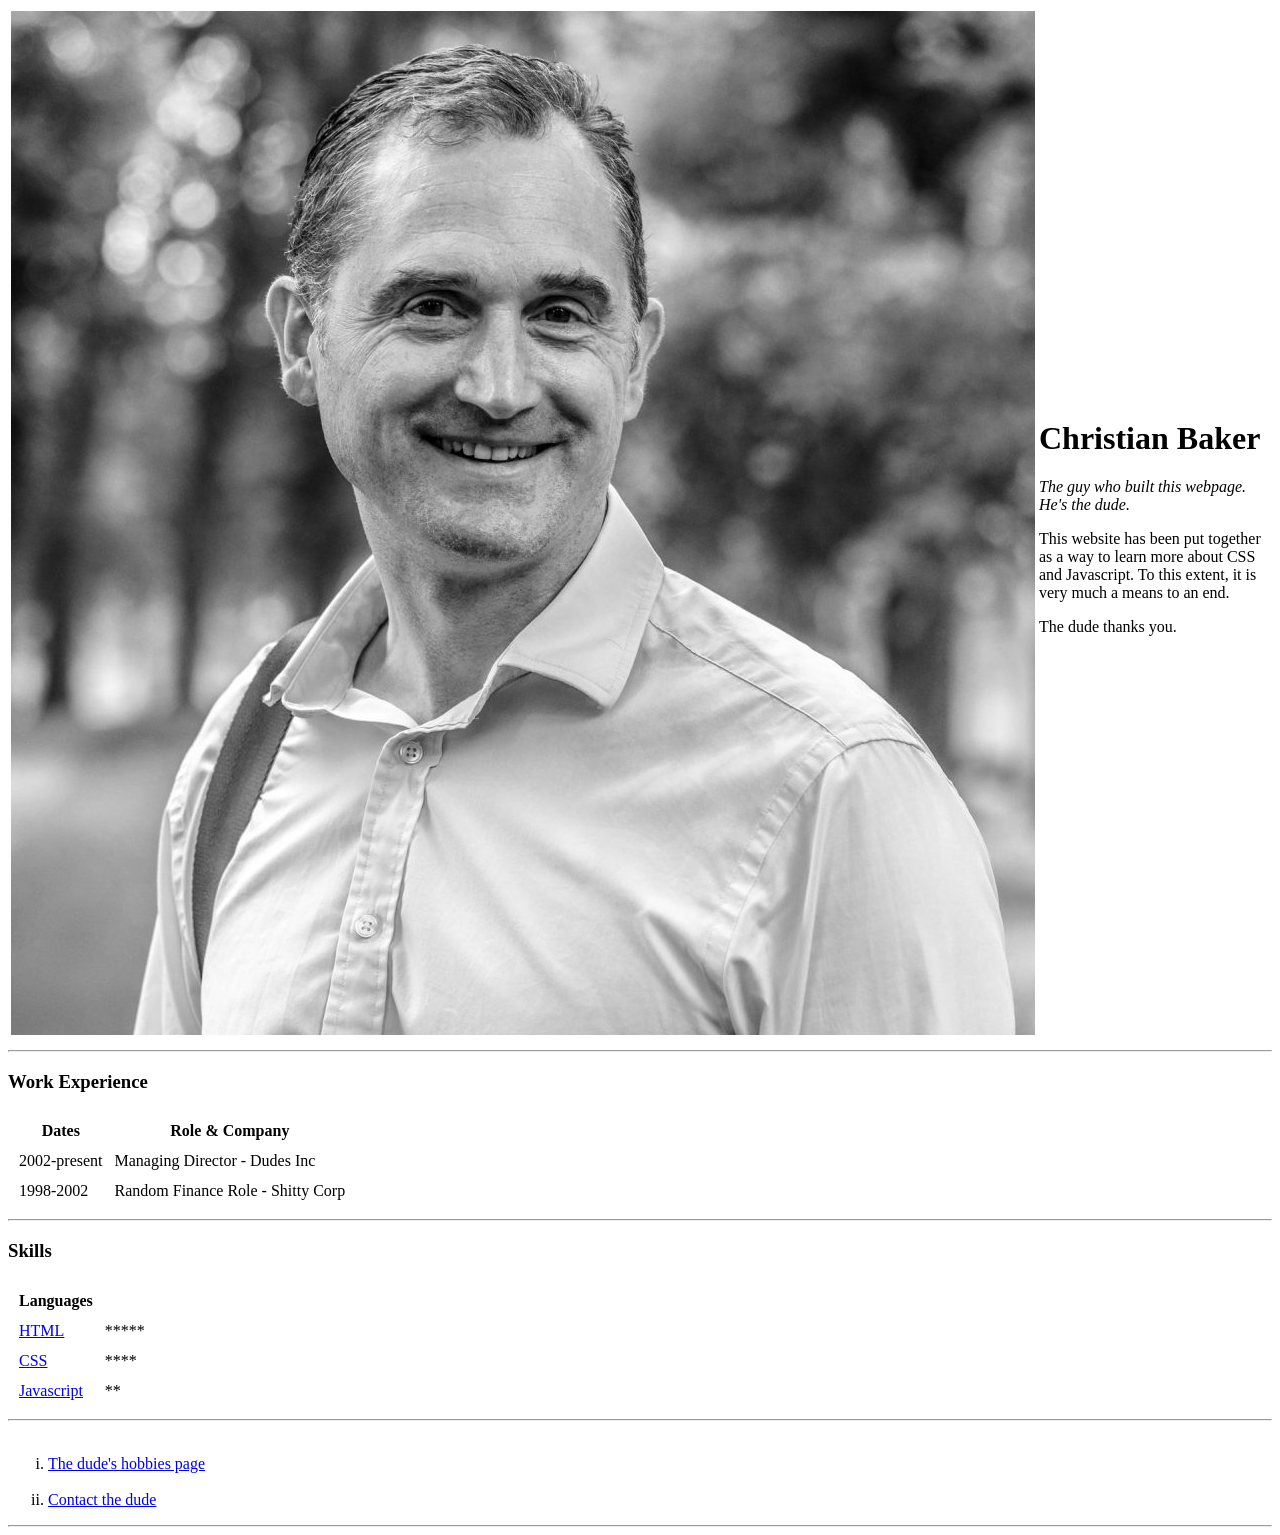
<file: index.html>
<!DOCTYPE html>
<!--
To change this license header, choose License Headers in Project Properties.
To change this template file, choose Tools | Templates
and open the template in the editor.
-->
<html>
    <head>
       
        <title>Christian's Site</title>
        <meta charset="UTF-8">
        <meta name="viewport" content="width=device-width, initial-scale=1.0">
    </head>
    <body>
        
        <table>   
            <tr>
            <td><img src="images/dude.jpg" alt="the dude"></td>
            <td>
                <h1>Christian Baker</h1>
                <p><em>The guy who built this webpage. He's the dude.</em></p>
                 <p>This website has been put together as a way to learn more about CSS and Javascript. 
                    To this extent, it is very much a means to an end. </p>
                 <p>The dude thanks you.</p>
            
            </td>
            </tr>
        </table>

       
        <hr>
        
        <h3>Work Experience</h3>
        <table cellspacing="10">
            <thead>
            <tr>
                <th>Dates    </th>
                <th>Role & Company</th>
            </tr>
            </thead>
            <tbody>
            <tr>
                <td>2002-present     </td>
                <td>Managing Director - Dudes Inc</td>
            </tr>
            <tr>
                <td>1998-2002</td>
                <td>Random Finance Role - Shitty Corp</td>
            </tr>
            </tbody>
               
        </table>
        <hr>
        <h3>Skills</h3>
        

            <table cellspacing="10">
                
                <thead>
                    <tr>
                        <th>Languages</th>
                    </tr>
                </thead>
                <tr>
                <td><a href ="https://developer.mozilla.org/fr/docs/Web/Guide/HTML/HTML5">HTML</a></td>
                <td>*****</td>
                </tr>
                <tr>
                <td><a href = "https://developer.mozilla.org/fr/docs/Web/CSS">CSS</a></td>
                <td>****</td>
                </tr>
                <tr>
                <td><a href = "https://developer.mozilla.org/fr/docs/Web/Javascript">Javascript</a></td>
                <td>**</td>
                </tr>
               
            </table>  
            
        
        <hr>
        
        
        
        
        <ol type="i" start="1"> 
            <br>
            <li><a href="hobbies.html">The dude's hobbies page</a></li>
            <br>
            <li><a href="contact.html">Contact the dude</a></li>
        </ol>
        <hr>
</html>
</file>
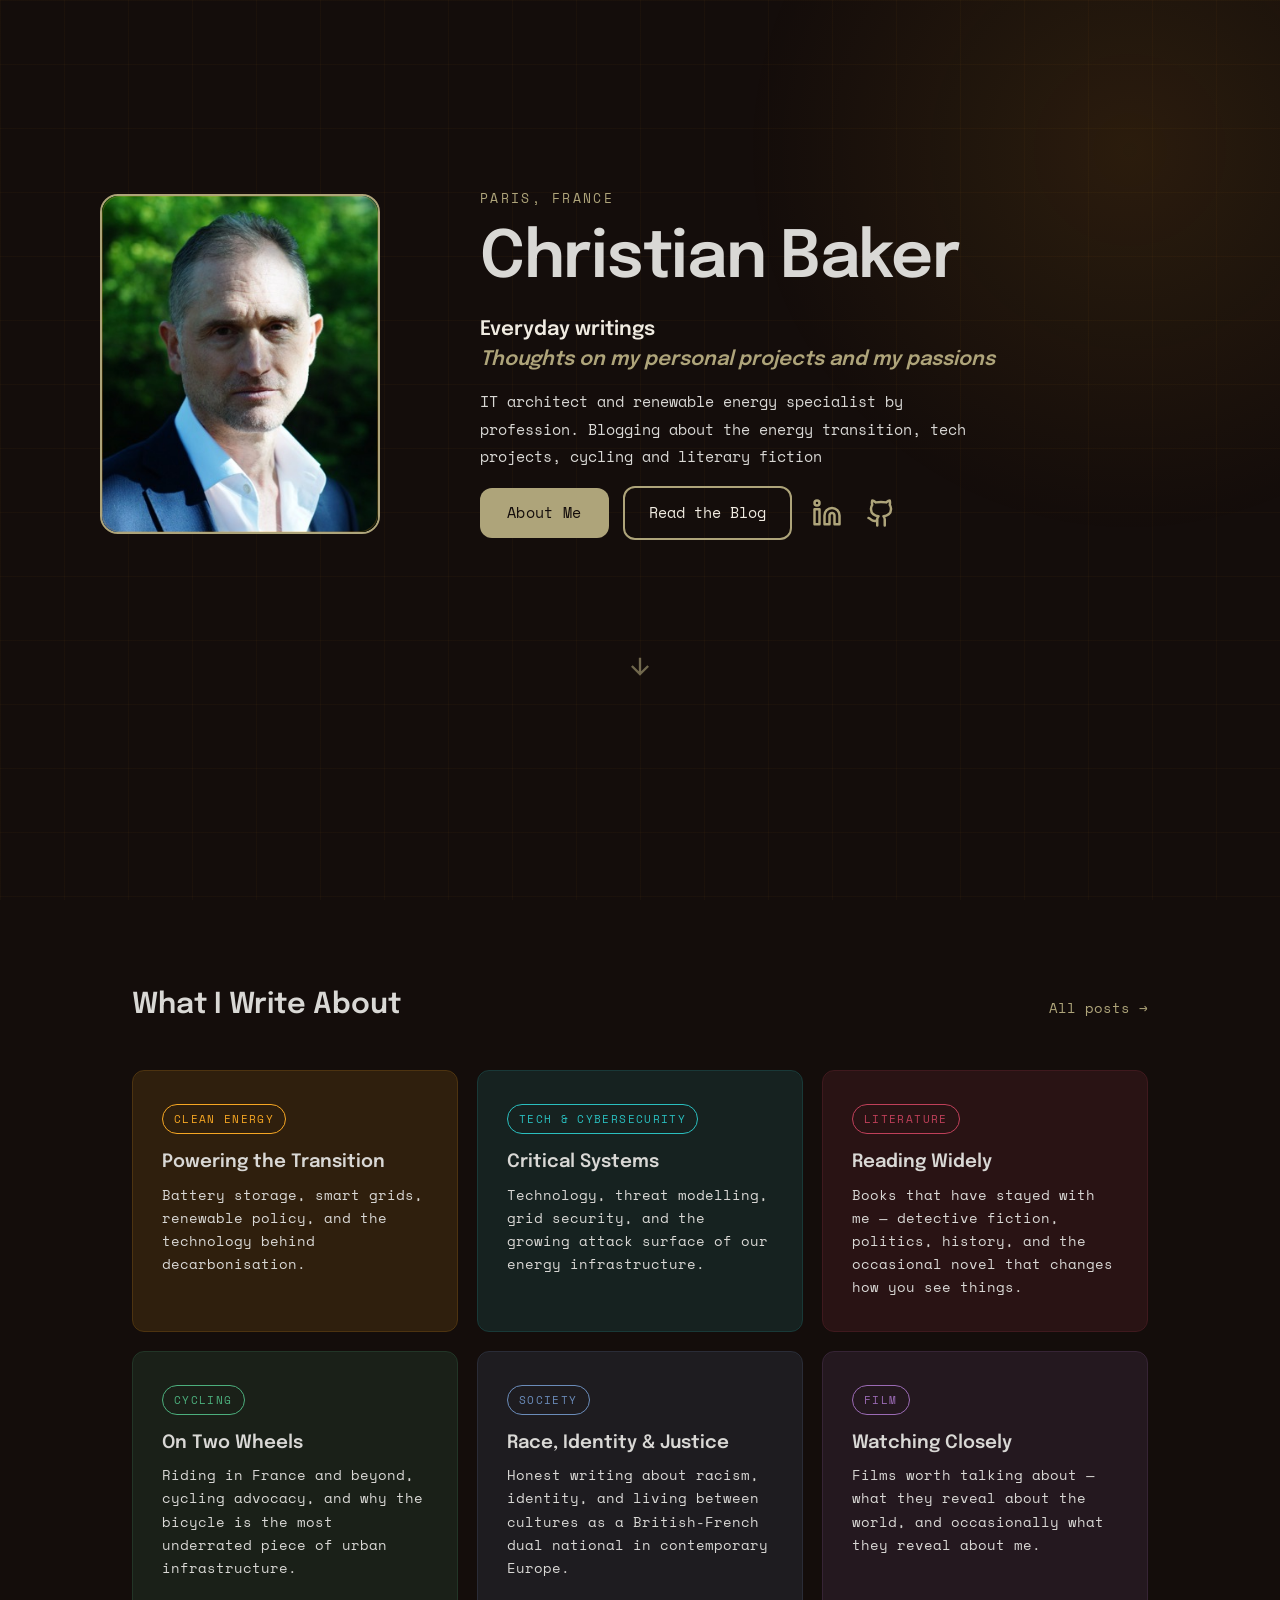
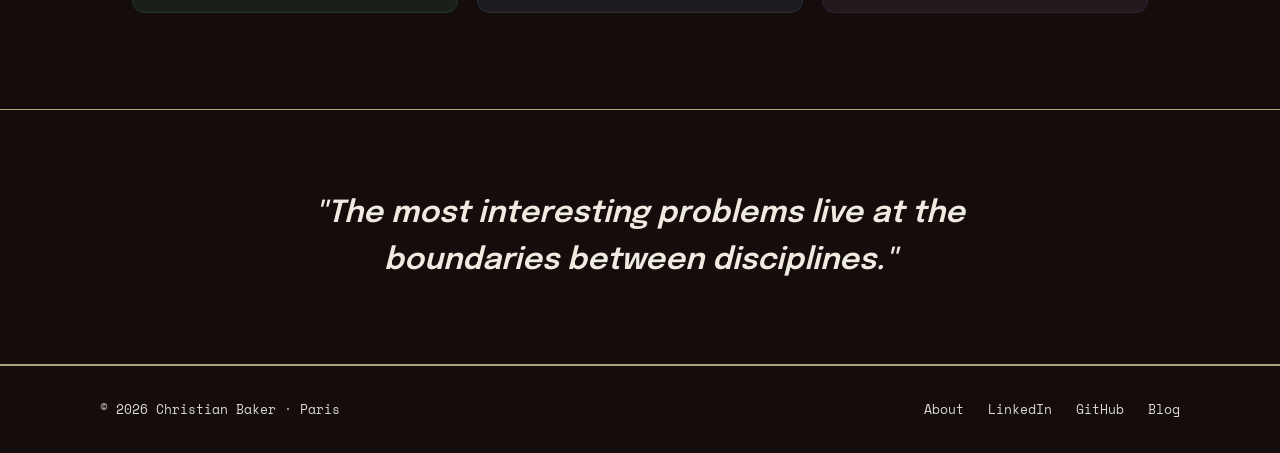
<file: landing/index.html>
<!DOCTYPE html>
<html lang="en">
<head>
  <meta charset="UTF-8" />
  <meta name="viewport" content="width=device-width, initial-scale=1.0" />
  <title>Christian Baker</title>
  <link rel="preconnect" href="https://fonts.googleapis.com" />
  <link rel="preconnect" href="https://fonts.gstatic.com" crossorigin />
  <link href="https://fonts.googleapis.com/css2?family=Playfair+Display:ital,wght@0,400;0,700;1,400&family=DM+Sans:wght@300;400;500&display=swap" rel="stylesheet" />
  <link rel="stylesheet" href="style.css" />
</head>
<body>

  <div class="bg-grid"></div>
  <div class="bg-glow"></div>

  <main>

    <!-- Hero -->
    <section class="hero">
      <div class="hero-inner">

        <div class="hero-photo-col">
          <div class="photo-frame">
            <img src="assets/christian-baker.jpg" aslt="Christian Baker" /> 
          </div>
        </div>

        <div class="hero-text-col">
          <p class="hero-location">Paris, France</p>
          <h1 class="hero-name">Christian Baker</h1>
          <p class="hero-tagline">Everyday writings<br/>
            <em>Thoughts on my personal projects and my passions</em>
          </p>
          <p class="hero-sub">
            IT architect and renewable energy specialist by profession.
            Blogging about the energy transition, tech projects, cycling and literary fiction 
          </p>  
          <div class="hero-links">
            <a href="/about.html" class="btn-primary">About Me</a>
            <a href="/blog" class="btn-outline">Read the Blog</a>
            <a href="https://www.linkedin.com/in/christian-baker-845965/" target="_blank" rel="noopener" class="icon-link" title="LinkedIn">
              <svg viewBox="0 0 24 24" width="30" height="30" fill="none" stroke="currentColor" stroke-width="2" stroke-linecap="round" stroke-linejoin="round">
                <path d="M16 8C17.5913 8 19.1174 8.63214 20.2426 9.75736C21.3679 10.8826 22 12.4087 22 14V21H18V14C18 13.4696 17.7893 12.9609 17.4142 12.5858C17.0391 12.2107 16.5304 12 16 12C15.4696 12 14.9609 12.2107 14.5858 12.5858C14.2107 12.9609 14 13.4696 14 14V21H10V14C10 12.4087 10.6321 10.8826 11.7574 9.75736C12.8826 8.63214 14.4087 8 16 8Z"/>
                <path d="M6 9H2V21H6V9Z"/>
                <path d="M4 6C5.10457 6 6 5.10457 6 4C6 2.89543 5.10457 2 4 2C2.89543 2 2 2.89543 2 4C2 5.10457 2.89543 6 4 6Z"/>
              </svg>
            </a>
            <a href="https://github.com/roadtowiganpier" target="_blank" rel="noopener" class="icon-link" title="GitHub">
              <svg viewBox="0 0 24 24" width="30" height="30" fill="none" stroke="currentColor" stroke-width="2" stroke-linecap="round" stroke-linejoin="round">
                <path d="M15 22V18C15.1391 16.7473 14.7799 15.4901 14 14.5C17 14.5 20 12.5 20 9C20.08 7.75 19.73 6.52 19 5.5C19.28 4.35 19.28 3.15 19 2C19 2 18 2 16 3.5C13.36 3 10.64 3 7.99998 3.5C5.99998 2 4.99998 2 4.99998 2C4.69998 3.15 4.69998 4.35 4.99998 5.5C4.27185 6.51588 3.91845 7.75279 3.99998 9C3.99998 12.5 6.99998 14.5 9.99998 14.5C9.60998 14.99 9.31998 15.55 9.14998 16.15C8.97998 16.75 8.92998 17.38 8.99998 18M8.99998 18V22M8.99998 18C4.48998 20 4 16 2 16"/>
              </svg>
            </a>
          </div>
        </div>
          
          <!-- Scroll indicator -->
          <div class="scroll-arrow">
            <svg viewBox="0 0 24 24" fill="none" stroke="currentColor" stroke-width="2" width="28" height="28">
              <path d="M12 5v14M5 12l7 7 7-7"/>
            </svg>
          </div>
          
      </div>

    </section>

    <!-- Writing section -->
    <section class="writing">
      <div class="section-inner">
        <div class="writing-header">
          <h2 class="section-label">What I Write About</h2>
          <a href="/blog" class="all-posts-link">All posts →</a>
        </div>

        <div class="topic-grid">

          <a href="/blog/tag/energy" class="topic-card topic-energy">
            <div class="topic-bg"></div>
            <div class="topic-content">
              <span class="topic-tag">Clean Energy</span>
              <h3>Powering the Transition</h3>
              <p>Battery storage, smart grids, renewable policy, and the technology behind decarbonisation.</p>
            </div>
          </a>

          <a href="/blog/tag/techandcybersecurity" class="topic-card topic-cyber">
            <div class="topic-bg"></div>
            <div class="topic-content">
              <span class="topic-tag">Tech & Cybersecurity</span>
              <h3>Critical Systems</h3>
              <p>Technology, threat modelling, grid security, and the growing attack surface of our energy infrastructure.</p>
            </div>
          </a>

          <a href="/blog/tag/literature" class="topic-card topic-literature">
            <div class="topic-bg"></div>
            <div class="topic-content">
              <span class="topic-tag">Literature</span>
              <h3>Reading Widely</h3>
              <p>Books that have stayed with me — detective fiction, politics, history, and the occasional novel that changes how you see things.</p>
            </div>
          </a>

          <a href="/blog/tag/cycling" class="topic-card topic-cycling">
            <div class="topic-bg"></div>
            <div class="topic-content">
              <span class="topic-tag">Cycling</span>
              <h3>On Two Wheels</h3>
              <p>Riding in France and beyond, cycling advocacy, and why the bicycle is the most underrated piece of urban infrastructure.</p>
            </div>
          </a>

          <a href="/blog/tag/society" class="topic-card topic-society">
            <div class="topic-bg"></div>
            <div class="topic-content">
              <span class="topic-tag">Society</span>
              <h3>Race, Identity &amp; Justice</h3>
              <p>Honest writing about racism, identity, and living between cultures as a British-French dual national in contemporary Europe.</p>
            </div>
          </a>

          <a href="/blog/tag/film" class="topic-card topic-film">
            <div class="topic-bg"></div>
            <div class="topic-content">
              <span class="topic-tag">Film</span>
              <h3>Watching Closely</h3>
              <p>Films worth talking about — what they reveal about the world, and occasionally what they reveal about me.</p>
            </div>
          </a>

        </div>
      </div>
    </section>

    <!-- Pull quote -->
    <section class="pull-quote">
      <div class="section-inner">
        <blockquote>
          "The most interesting problems live at the boundaries between disciplines."
        </blockquote>
      </div>
    </section>

  </main>

  <footer>
    <div class="footer-inner">
      <span>© <span id="footer-year"></span> Christian Baker · Paris</span>
      <div class="footer-links">
        <a href="/about.html">About</a>
        <a href="https://www.linkedin.com/in/christian-baker-845965/" target="_blank" rel="noopener">LinkedIn</a>
        <a href="https://github.com/roadtowiganpier" target="_blank" rel="noopener">GitHub</a>
        <a href="/blog">Blog</a>
      </div>
    </div>
  </footer>

  <script>
    document.querySelector('.scroll-arrow').addEventListener('click', () => {
      document.querySelector('.writing').scrollIntoView({ behavior: 'smooth' });
    });

    document.getElementById('footer-year').textContent = new Date().getFullYear();
  </script>

</body>
</html>
</file>
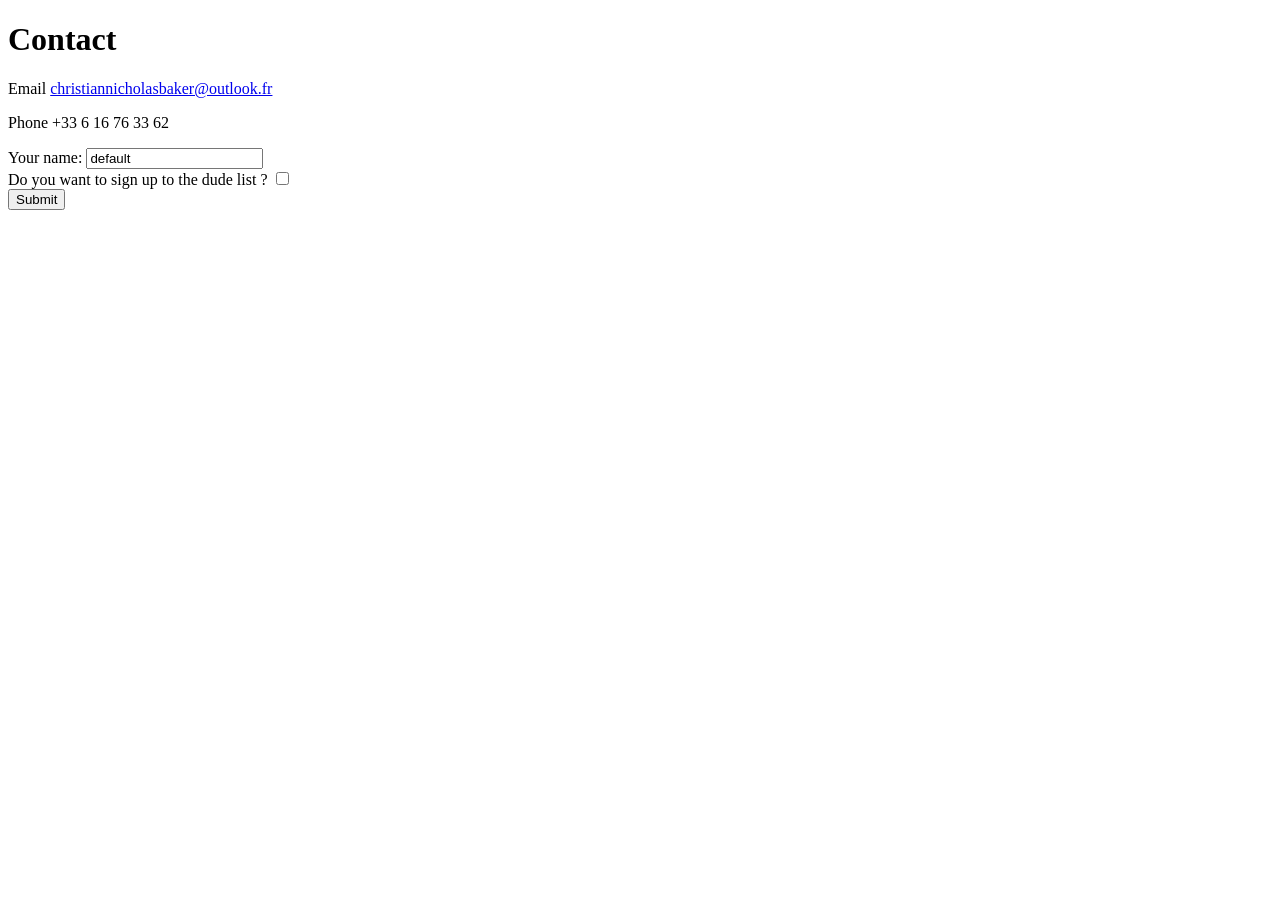
<file: contact.html>
<!DOCTYPE html>
<!--
To change this license header, choose License Headers in Project Properties.
To change this template file, choose Tools | Templates
and open the template in the editor.
-->
<html>
    <head>
        <title>Contact Details</title>
        <meta charset="UTF-8">
        <meta name="viewport" content="width=device-width, initial-scale=1.0">
    </head>
    <body>
        <h1>Contact</h1>
        <p>Email <a href=mailto:"christiannicholasbaker@outlook.fr">christiannicholasbaker@outlook.fr</a></p>
        <p>Phone +33 6 16 76 33 62</p>
        <form class="" action="" method="post">
            <label>Your name:</label>
            <input type="text" name="" value="default">
            <br>
            <label>Do you want to sign up to the dude list ?</label>
            <input type="checkbox" name="Mail?" value=""><br>
            <input type="submit" name="" >
        </form>
    </body>
</html>
</file>
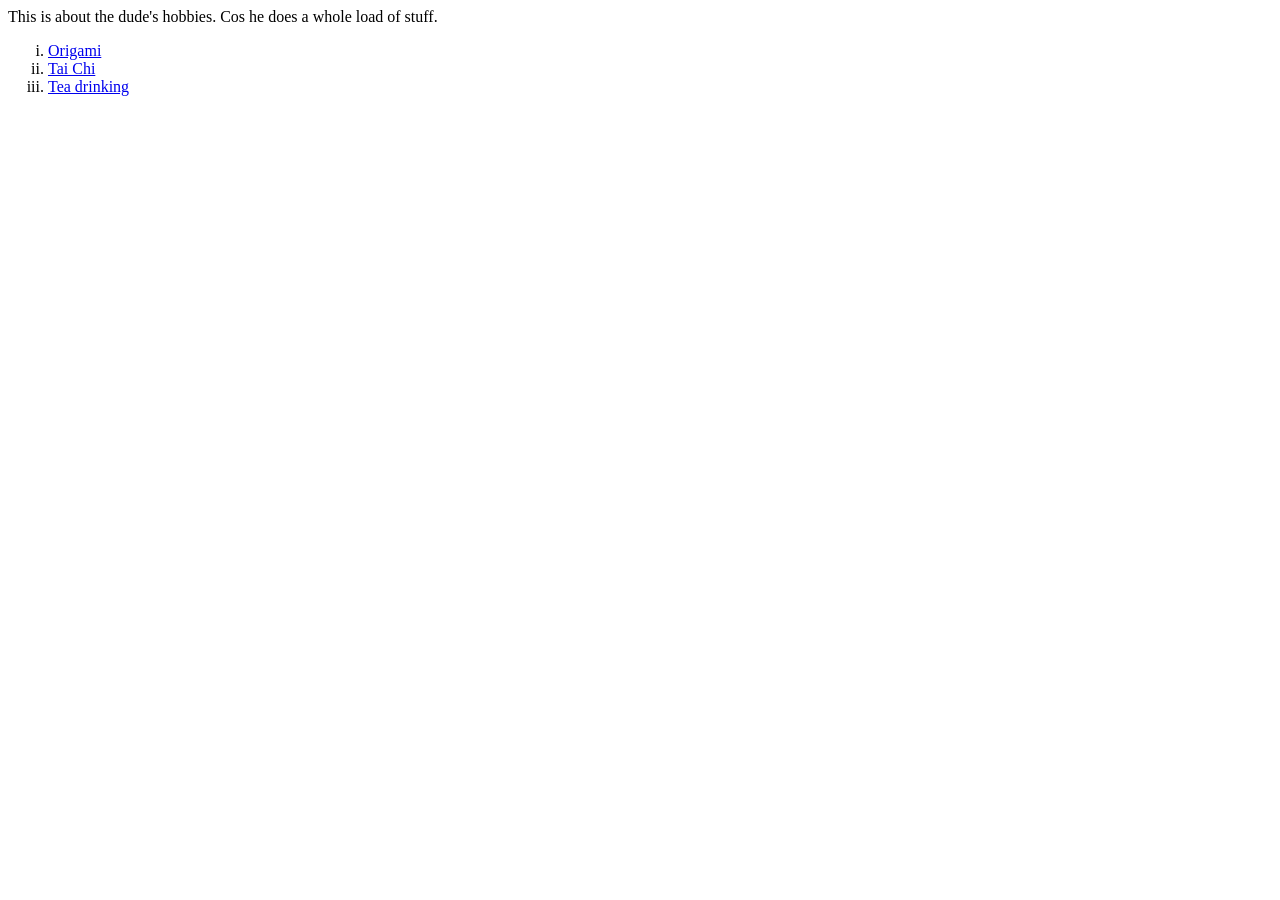
<file: hobbies.html>
<!DOCTYPE html>
<!--
To change this license header, choose License Headers in Project Properties.
To change this template file, choose Tools | Templates
and open the template in the editor.
-->
<html>
    <head>
        <title>The dude's hobbies</title>
        <meta charset="UTF-8">
        <meta name="viewport" content="width=device-width, initial-scale=1.0">
    </head>
    <body>
        <div>This is about the dude's hobbies. Cos he does a whole load of stuff.</div>
          <ol type="i" start="1"> 
            <li><a href ="https://fr.wikipedia.org/wiki/Origami">Origami</a></li>
            <li><a href = "https://www.passeportsante.net/fr/Therapies/Guide/Fiche.aspx?doc=tai_ji_quan_th">Tai Chi</a></li>
            <li><a href="https://www.mariagefreres.com/FR/maison_de_the.html">Tea drinking</a></li>
        </ol>
    </body>
</html>
</file>
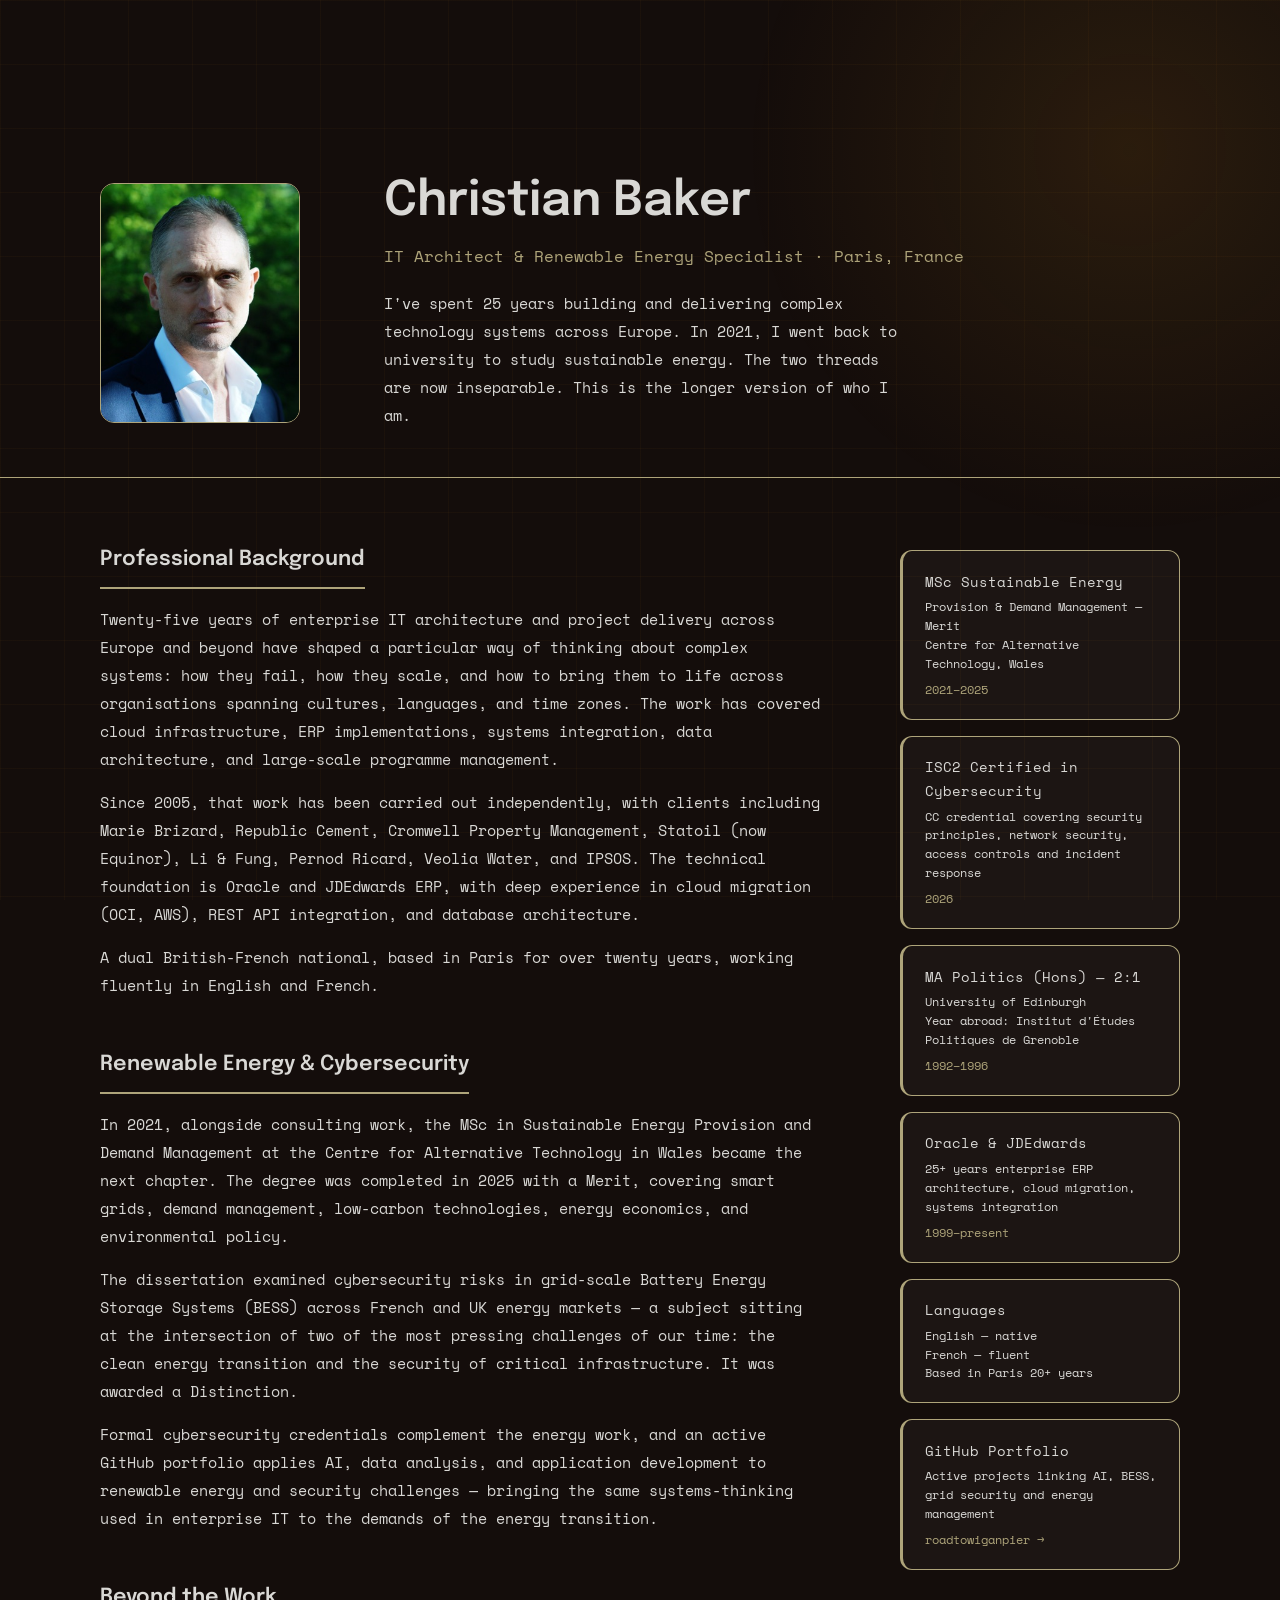
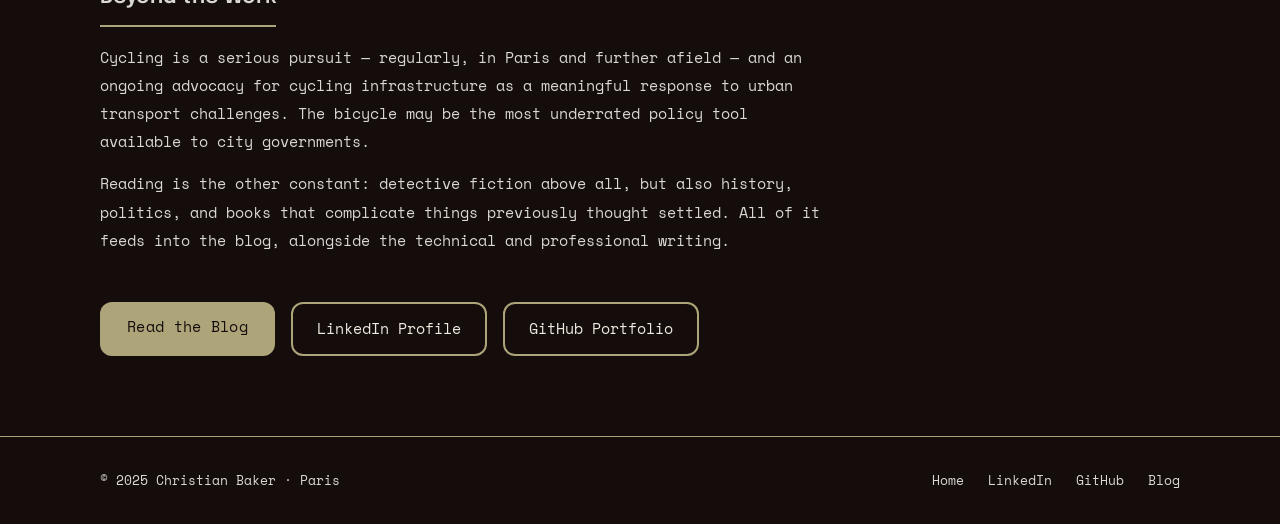
<file: landing/about.html>
<!DOCTYPE html>
<html lang="en">
<head>
  <meta charset="UTF-8" />
  <meta name="viewport" content="width=device-width, initial-scale=1.0" />
  <title>About — Christian Baker</title>
  <link rel="preconnect" href="https://fonts.googleapis.com" />
  <link rel="preconnect" href="https://fonts.gstatic.com" crossorigin />
  <link href="https://fonts.googleapis.com/css2?family=Playfair+Display:ital,wght@0,400;0,700;1,400&family=DM+Sans:wght@300;400;500&display=swap" rel="stylesheet" />
  <link rel="stylesheet" href="style.css" />
</head>
<body class="about-page">

  <div class="bg-grid"></div>
  <div class="bg-glow"></div>

  <main>

    <!-- About Hero -->
    <section class="about-hero">
      <div class="about-hero-inner">
        <div>
          <div class="about-photo-frame">
              <img src="assets/christian-baker.jpg" aslt="Christian Baker" /> 
          </div>
        </div>
        <div>
          <h1 class="about-headline">Christian Baker</h1>
          <p class="about-strapline">IT Architect &amp; Renewable Energy Specialist · Paris, France</p>
          <p class="about-intro">
            I've spent 25 years building and delivering complex technology systems across Europe.
            In 2021, I went back to university to study sustainable energy. The two threads are now inseparable.
            This is the longer version of who I am.
          </p>
        </div>
      </div>
    </section>

    <!-- About Body -->
    <section class="about-body">
      <div class="about-body-inner">

        <div class="about-main">

          <div class="about-section">
            <h2 class="about-section-title">Professional Background</h2>
            <p>
              Twenty-five years of enterprise IT architecture and project delivery across Europe and beyond
              have shaped a particular way of thinking about complex systems: how they fail, how they
              scale, and how to bring them to life across organisations spanning cultures, languages, and
              time zones. The work has covered cloud infrastructure, ERP implementations, systems
              integration, data architecture, and large-scale programme management.
            </p>
            <p>
              Since 2005, that work has been carried out independently, with clients including Marie Brizard,
              Republic Cement, Cromwell Property Management, Statoil (now Equinor), Li &amp; Fung, Pernod Ricard,
              Veolia Water, and IPSOS. The technical foundation is Oracle and JDEdwards ERP, with deep
              experience in cloud migration (OCI, AWS), REST API integration, and database architecture.
            </p>
            <p>
              A dual British-French national, based in Paris for over twenty years, working fluently
              in English and French.
            </p>
          </div>

          <div class="about-section">
            <h2 class="about-section-title">Renewable Energy &amp; Cybersecurity</h2>
            <p>
              In 2021, alongside consulting work, the MSc in Sustainable Energy Provision and Demand
              Management at the Centre for Alternative Technology in Wales became the next chapter.
              The degree was completed in 2025 with a Merit, covering smart grids, demand management,
              low-carbon technologies, energy economics, and environmental policy.
            </p>
            <p>
              The dissertation examined cybersecurity risks in grid-scale Battery Energy Storage Systems
              (BESS) across French and UK energy markets — a subject sitting at the intersection of two
              of the most pressing challenges of our time: the clean energy transition and the security
              of critical infrastructure. It was awarded a Distinction.
            </p>
            <p>
              Formal cybersecurity credentials complement the energy work, and an active GitHub portfolio
              applies AI, data analysis, and application development to renewable energy and security
              challenges — bringing the same systems-thinking used in enterprise IT to the demands of
              the energy transition.
            </p>
          </div>

          <div class="about-section">
            <h2 class="about-section-title">Beyond the Work</h2>
            <p>
              Cycling is a serious pursuit — regularly, in Paris and further afield — and an ongoing
              advocacy for cycling infrastructure as a meaningful response to urban transport challenges.
              The bicycle may be the most underrated policy tool available to city governments.
            </p>
            <p>
              Reading is the other constant: detective fiction above all, but also history, politics, and
              books that complicate things previously thought settled. All of it feeds into the blog,
              alongside the technical and professional writing.
            </p>
          </div>

          <div class="about-cta-row">
            <a href="/blog" class="btn-primary">Read the Blog</a>
            <a href="https://www.linkedin.com/in/christian-baker-845965/" target="_blank" rel="noopener" class="btn-outline">LinkedIn Profile</a>
            <a href="https://github.com/roadtowiganpier" target="_blank" rel="noopener" class="btn-outline">GitHub Portfolio</a>
          </div>

        </div>

        <!-- Credentials sidebar -->
        <div>
          <div class="credentials">

            <div class="credential-card">
              <h4>MSc Sustainable Energy</h4>
              <p>Provision &amp; Demand Management — Merit<br/>Centre for Alternative Technology, Wales</p>
              <span class="cred-year">2021–2025</span>
            </div>

            <div class="credential-card">
              <h4>ISC2 Certified in Cybersecurity</h4>
              <p>CC credential covering security principles, network security, access controls and incident response</p>
              <span class="cred-year">2026</span>
            </div>

            <div class="credential-card">
              <h4>MA Politics (Hons) — 2:1</h4>
              <p>University of Edinburgh<br/>Year abroad: Institut d'Études Politiques de Grenoble</p>
              <span class="cred-year">1992–1996</span>
            </div>

            <div class="credential-card">
              <h4>Oracle &amp; JDEdwards</h4>
              <p>25+ years enterprise ERP architecture, cloud migration, systems integration</p>
              <span class="cred-year">1999–present</span>
            </div>

            <div class="credential-card">
              <h4>Languages</h4>
              <p>English — native<br/>French — fluent<br/>Based in Paris 20+ years</p>
            </div>

            <div class="credential-card">
              <h4>GitHub Portfolio</h4>
              <p>Active projects linking AI, BESS, grid security and energy management</p>
              <span class="cred-year">
                <a href="https://github.com/roadtowiganpier" target="_blank" rel="noopener"
                   style="color: var(--amber)">roadtowiganpier →</a>
              </span>
            </div>

          </div>
        </div>

      </div>
    </section>

  </main>

  <footer>
    <div class="footer-inner">
      <span>© 2025 Christian Baker · Paris</span>
      <div class="footer-links">
        <a href="/">Home</a>
        <a href="https://www.linkedin.com/in/christian-baker-845965/" target="_blank" rel="noopener">LinkedIn</a>
        <a href="https://github.com/roadtowiganpier" target="_blank" rel="noopener">GitHub</a>
        <a href="/blog">Blog</a>
      </div>
    </div>
  </footer>

</body>
</html>
</file>
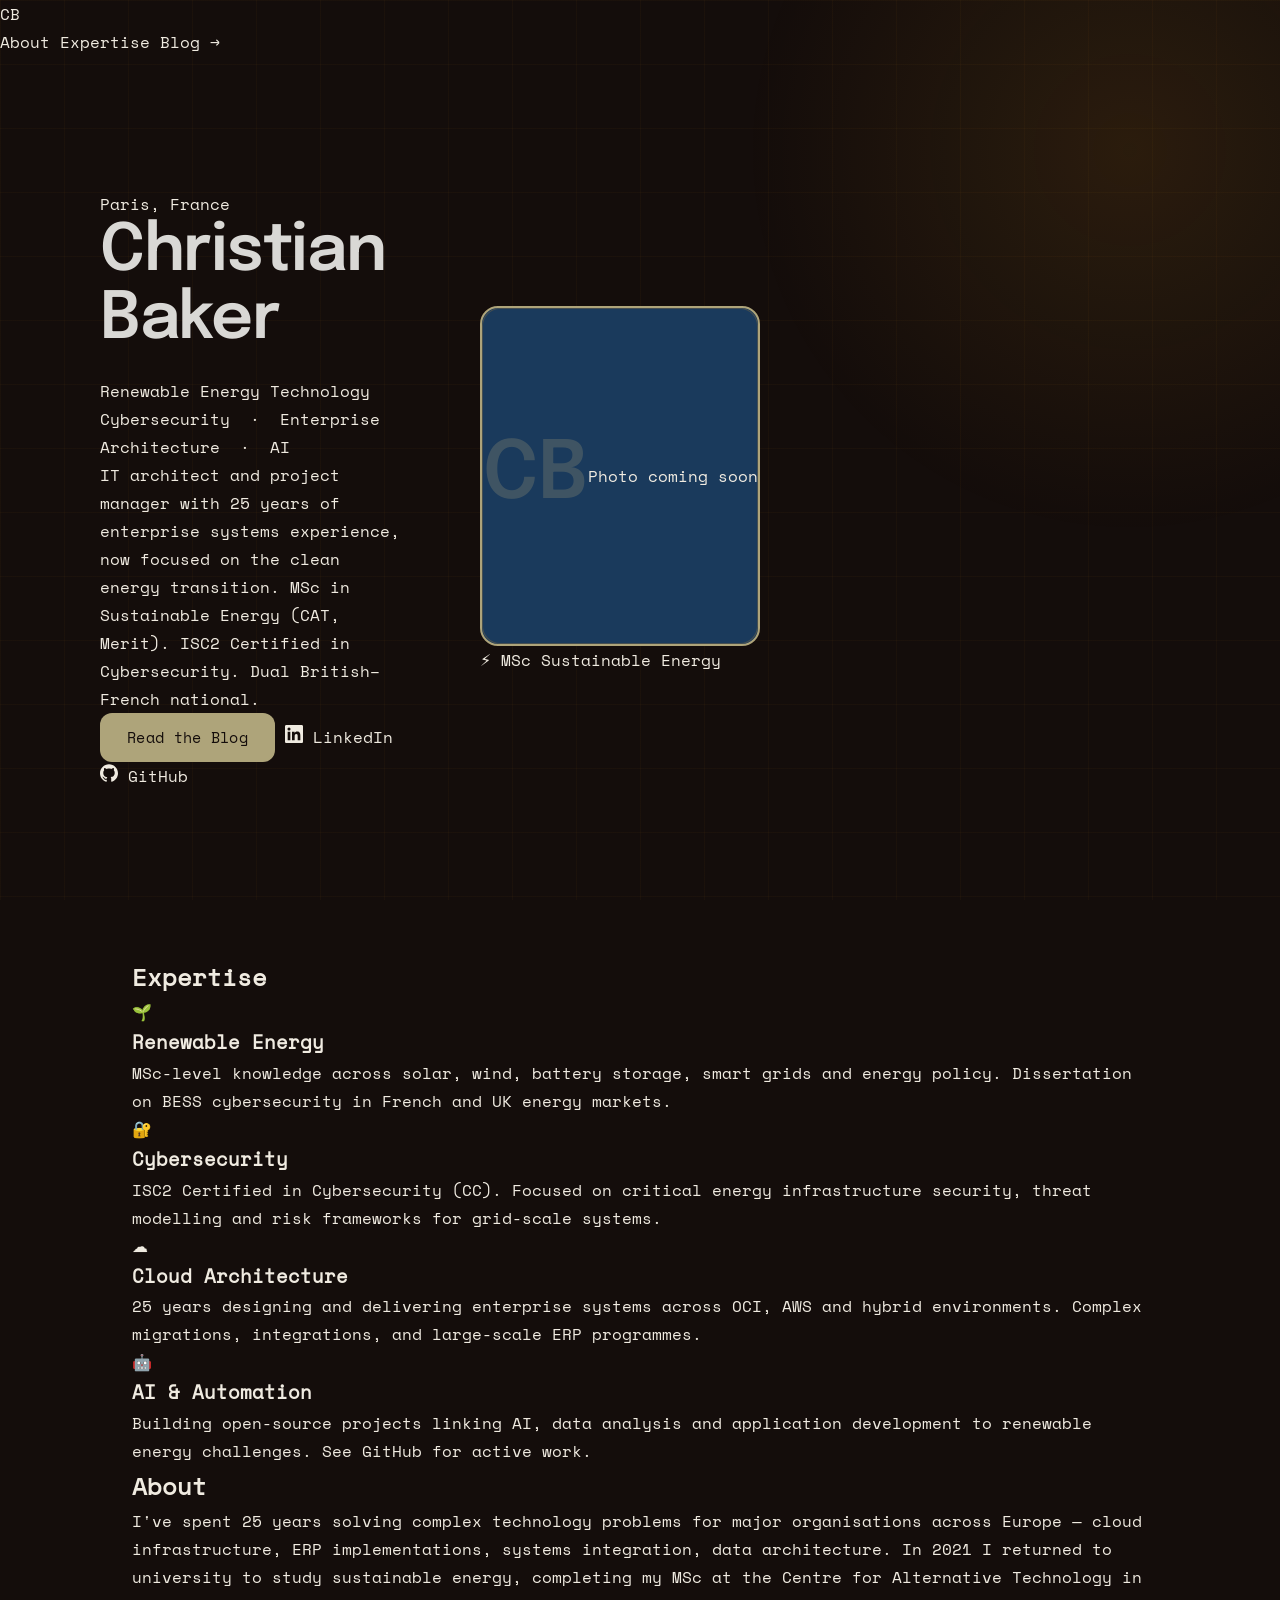
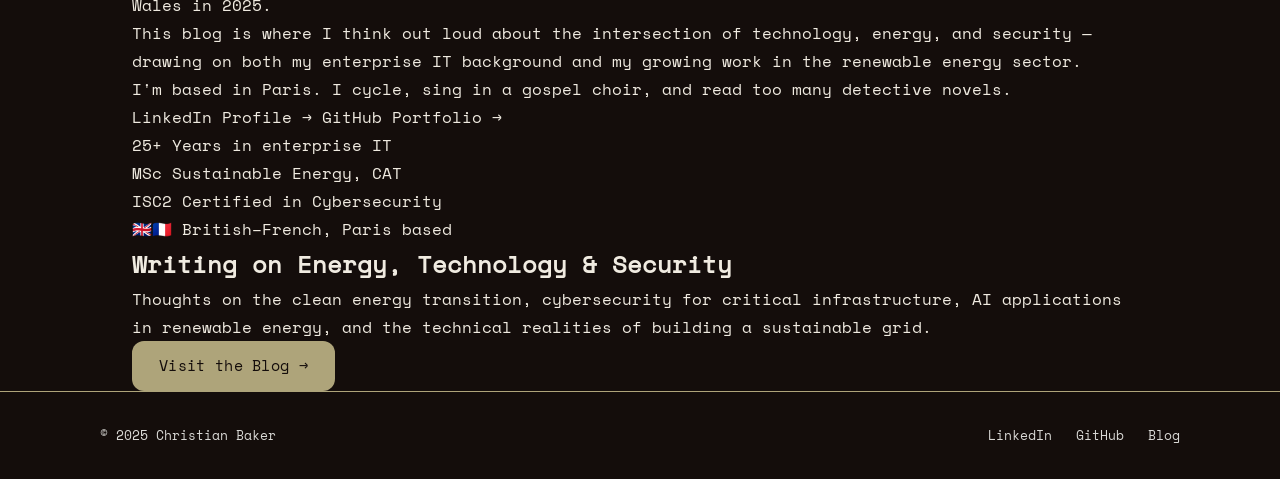
<file: landing/preview.html>
<!DOCTYPE html>
<html lang="en">
<head>
  <meta charset="UTF-8" />
  <meta name="viewport" content="width=device-width, initial-scale=1.0" />
  <title>Christian Baker — Renewable Energy & Technology</title>
  <link rel="preconnect" href="https://fonts.googleapis.com" />
  <link rel="preconnect" href="https://fonts.gstatic.com" crossorigin />
  <link href="https://fonts.googleapis.com/css2?family=Playfair+Display:wght@400;700&family=DM+Sans:wght@300;400;500&display=swap" rel="stylesheet" />
  <link rel="stylesheet" href="style.css" />
</head>
<body>

  <div class="bg-grid"></div>
  <div class="bg-glow"></div>

  <header class="site-header">
    <div class="header-inner">
      <span class="header-name">CB</span>
      <nav>
        <a href="#about">About</a>
        <a href="#expertise">Expertise</a>
        <a href="/blog" class="nav-blog">Blog →</a>
      </nav>
    </div>
  </header>

  <main>

    <!-- Hero -->
    <section class="hero">
      <div class="hero-inner">
        <div class="hero-text">
          <p class="hero-eyebrow">Paris, France</p>
          <h1 class="hero-name">Christian<br/>Baker</h1>
          <p class="hero-title">Renewable Energy Technology<br/>
            <span class="hero-title-secondary">Cybersecurity &nbsp;·&nbsp; Enterprise Architecture &nbsp;·&nbsp; AI</span>
          </p>
          <p class="hero-bio">
            IT architect and project manager with 25 years of enterprise systems experience, 
            now focused on the clean energy transition. MSc in Sustainable Energy (CAT, Merit). 
            ISC2 Certified in Cybersecurity. Dual British–French national.
          </p>
          <div class="hero-cta">
            <a href="/blog" class="btn-primary">Read the Blog</a>
            <a href="https://www.linkedin.com/in/christian-baker-845965/" target="_blank" rel="noopener" class="btn-ghost">
              <svg viewBox="0 0 24 24" fill="currentColor" width="18" height="18"><path d="M20.447 20.452h-3.554v-5.569c0-1.328-.027-3.037-1.852-3.037-1.853 0-2.136 1.445-2.136 2.939v5.667H9.351V9h3.414v1.561h.046c.477-.9 1.637-1.85 3.37-1.85 3.601 0 4.267 2.37 4.267 5.455v6.286zM5.337 7.433a2.062 2.062 0 01-2.063-2.065 2.064 2.064 0 112.063 2.065zm1.782 13.019H3.555V9h3.564v11.452zM22.225 0H1.771C.792 0 0 .774 0 1.729v20.542C0 23.227.792 24 1.771 24h20.451C23.2 24 24 23.227 24 22.271V1.729C24 .774 23.2 0 22.222 0h.003z"/></svg>
              LinkedIn
            </a>
            <a href="https://github.com/roadtowiganpier" target="_blank" rel="noopener" class="btn-ghost">
              <svg viewBox="0 0 24 24" fill="currentColor" width="18" height="18"><path d="M12 .297c-6.63 0-12 5.373-12 12 0 5.303 3.438 9.8 8.205 11.385.6.113.82-.258.82-.577 0-.285-.01-1.04-.015-2.04-3.338.724-4.042-1.61-4.042-1.61C4.422 18.07 3.633 17.7 3.633 17.7c-1.087-.744.084-.729.084-.729 1.205.084 1.838 1.236 1.838 1.236 1.07 1.835 2.809 1.305 3.495.998.108-.776.417-1.305.76-1.605-2.665-.3-5.466-1.332-5.466-5.93 0-1.31.465-2.38 1.235-3.22-.135-.303-.54-1.523.105-3.176 0 0 1.005-.322 3.3 1.23.96-.267 1.98-.399 3-.405 1.02.006 2.04.138 3 .405 2.28-1.552 3.285-1.23 3.285-1.23.645 1.653.24 2.873.12 3.176.765.84 1.23 1.91 1.23 3.22 0 4.61-2.805 5.625-5.475 5.92.42.36.81 1.096.81 2.22 0 1.606-.015 2.896-.015 3.286 0 .315.21.69.825.57C20.565 22.092 24 17.592 24 12.297c0-6.627-5.373-12-12-12"/></svg>
              GitHub
            </a>
          </div>
        </div>
        <div class="hero-photo">
          <div class="photo-frame">
            <div class="photo-placeholder">
              <span>CB</span>
              <p>Photo coming soon</p>
            </div>
            <!-- Replace the div above with this when photo is ready: -->
            <!-- <img src="assets/christian-baker.jpg" alt="Christian Baker" /> -->
          </div>
          <div class="photo-badge">
            <span class="badge-icon">⚡</span>
            <span>MSc Sustainable Energy</span>
          </div>
        </div>
      </div>
    </section>

    <!-- Expertise -->
    <section class="expertise" id="expertise">
      <div class="section-inner">
        <h2 class="section-title">Expertise</h2>
        <div class="cards">
          <div class="card">
            <div class="card-icon">🌱</div>
            <h3>Renewable Energy</h3>
            <p>MSc-level knowledge across solar, wind, battery storage, smart grids and energy policy. Dissertation on BESS cybersecurity in French and UK energy markets.</p>
          </div>
          <div class="card">
            <div class="card-icon">🔐</div>
            <h3>Cybersecurity</h3>
            <p>ISC2 Certified in Cybersecurity (CC). Focused on critical energy infrastructure security, threat modelling and risk frameworks for grid-scale systems.</p>
          </div>
          <div class="card">
            <div class="card-icon">☁️</div>
            <h3>Cloud Architecture</h3>
            <p>25 years designing and delivering enterprise systems across OCI, AWS and hybrid environments. Complex migrations, integrations, and large-scale ERP programmes.</p>
          </div>
          <div class="card">
            <div class="card-icon">🤖</div>
            <h3>AI & Automation</h3>
            <p>Building open-source projects linking AI, data analysis and application development to renewable energy challenges. See GitHub for active work.</p>
          </div>
        </div>
      </div>
    </section>

    <!-- About -->
    <section class="about" id="about">
      <div class="section-inner about-inner">
        <div class="about-text">
          <h2 class="section-title">About</h2>
          <p>
            I've spent 25 years solving complex technology problems for major organisations across Europe —
            cloud infrastructure, ERP implementations, systems integration, data architecture.
            In 2021 I returned to university to study sustainable energy, completing my MSc at the
            Centre for Alternative Technology in Wales in 2025.
          </p>
          <p>
            This blog is where I think out loud about the intersection of technology, energy, and security —
            drawing on both my enterprise IT background and my growing work in the renewable energy sector.
          </p>
          <p>
            I'm based in Paris. I cycle, sing in a gospel choir, and read too many detective novels.
          </p>
          <div class="about-links">
            <a href="https://www.linkedin.com/in/christian-baker-845965/" target="_blank" rel="noopener">LinkedIn Profile →</a>
            <a href="https://github.com/roadtowiganpier" target="_blank" rel="noopener">GitHub Portfolio →</a>
          </div>
        </div>
        <div class="about-stats">
          <div class="stat">
            <span class="stat-number">25+</span>
            <span class="stat-label">Years in enterprise IT</span>
          </div>
          <div class="stat">
            <span class="stat-number">MSc</span>
            <span class="stat-label">Sustainable Energy, CAT</span>
          </div>
          <div class="stat">
            <span class="stat-number">ISC2</span>
            <span class="stat-label">Certified in Cybersecurity</span>
          </div>
          <div class="stat">
            <span class="stat-number">🇬🇧🇫🇷</span>
            <span class="stat-label">British–French, Paris based</span>
          </div>
        </div>
      </div>
    </section>

    <!-- Blog CTA -->
    <section class="blog-cta">
      <div class="section-inner">
        <h2>Writing on Energy, Technology & Security</h2>
        <p>Thoughts on the clean energy transition, cybersecurity for critical infrastructure, AI applications in renewable energy, and the technical realities of building a sustainable grid.</p>
        <a href="/blog" class="btn-primary btn-large">Visit the Blog →</a>
      </div>
    </section>

  </main>

  <footer>
    <div class="footer-inner">
      <span>© 2025 Christian Baker</span>
      <div class="footer-links">
        <a href="https://www.linkedin.com/in/christian-baker-845965/" target="_blank" rel="noopener">LinkedIn</a>
        <a href="https://github.com/roadtowiganpier" target="_blank" rel="noopener">GitHub</a>
        <a href="/blog">Blog</a>
      </div>
    </div>
  </footer>

</body>
</html>
</file>
<file: landing/style.css>
/* ============================================
   Christian Baker — Site Stylesheet
   Palette: Deep brown + muted amber
   Fonts: Epilogue + Space Mono
   ============================================ */

@font-face {
  font-family: 'Space Mono';
  src: url('./fonts/SpaceMono-Regular.woff2') format('woff2');
  font-weight: 400;
  font-style: normal;
  font-display: swap;
}

@font-face {
  font-family: 'Epilogue';
  src: url('./fonts/Epilogue-SemiBold.woff2') format('woff2');
  font-weight: 600;
  font-style: normal;
  font-display: swap;
}

:root {
  --brown-dark:          #140D0B;
  --navy-mid:      #112847;
  --navy-light:    #1A3A5C;
  --amber:         #AEA47A;
  --amber-light:   #c9b45e;
  --amber-glow:    rgba(245, 166, 35, 0.12);
  --white:         #D9D8D5;
  --off-white:     #F0EBE1;
  --text-muted:    #D9D8D5;
  --card-bg:       rgba(255,255,255,0.035);
  --border:        #AEA47A;

  /* Topic colours */
  --energy-color:    #F5A623;
  --cyber-color:     #2ABFBF;
  --literature-color:#C0405A;
  --cycling-color:   #4CAF7D;
  --society-color:   #6B8CBA;
  --film-color:      #9B6BB5;

  --font-display: 'Epilogue', Georgia, serif;
  --font-body:    'Space Mono', system-ui, sans-serif;
  --radius:       12px;
  --max-width:    1080px;
}

*, *::before, *::after { box-sizing: border-box; margin: 0; padding: 0; }
html { scroll-behavior: smooth; }

body {
  background-color: var(--brown-dark);
  color: var(--off-white);
  font-family: var(--font-body);
  font-weight: 300;
  line-height: 1.75;
  overflow-x: hidden;
}

a { color: inherit; text-decoration: none; }

/* ── Background ── */
.bg-grid {
  position: fixed; inset: 0;
  background-image:
    linear-gradient(rgba(245,166,35,0.035) 1px, transparent 1px),
    linear-gradient(90deg, rgba(245,166,35,0.035) 1px, transparent 1px);
  background-size: 64px 64px;
  pointer-events: none; z-index: 0;
}
.bg-glow {
  position: fixed; top: -250px; right: -250px;
  width: 800px; height: 800px;
  background: radial-gradient(circle, rgba(245,166,35,0.10) 0%, transparent 68%);
  pointer-events: none; z-index: 0;
}

/* ── Shared layout ── */
section { position: relative; z-index: 1; }
.section-inner {
  max-width: var(--max-width); margin: 0 auto; padding: 0 2rem;
}

/* ── Buttons ── */
.btn-primary {
  display: inline-block;
  padding: 0.75rem 1.7rem;
  background: var(--amber); color: var(--brown-dark);
  font-family: var(--font-body); font-weight: 500; font-size: 0.92rem;
  border-radius: var(--radius); transition: background 0.2s, transform 0.15s;
  letter-spacing: 0.02em;
}
.btn-primary:hover { background: var(--amber-light); transform: translateY(-1px); }

.btn-outline {
  display: inline-block;
  padding: 0.75rem 1.5rem;
  border: 2px solid var(--border); color: var(--off-white);
  font-family: var(--font-body); font-weight: 400; font-size: 0.92rem;
  border-radius: var(--radius); transition: border-color 0.2s, color 0.2s, background 0.2s;
}
.btn-outline:hover {
  border-color: var(--amber); color: var(--amber);
  background: var(--amber-glow);
}

.icon-link {
  display: inline-flex; align-items: center; justify-content: center;
  width: 40px; 
  height: 40px;
  transition: border-color 0.2s, color 0.2s, background 0.2s;
  color: var(--amber);
  transition: color 0.2s;
}
.icon-link:hover {
  border-color: var(--amber-light); 
  color: var(--amber-light);
}

/* ── Hero ── */
.hero {
  min-height: 100vh;
  display: flex; align-items: center;
  padding: 3rem 2rem 5rem;
}
.hero-inner {
  max-width: var(--max-width); margin: 0 auto; width: 100%;
  display: grid; grid-template-columns: 300px 1fr;
  gap: 5rem; align-items: center;
}

/* Photo */
.photo-frame {
  width: 280px; 
  height: 340px;
  border-radius: 18px; overflow: hidden;
  border: 2px solid var(--border);
  background: var(--navy-light);
  position: relative;
}
.photo-frame::after {
  content: '';
  position: absolute; inset: 0;
  border-radius: 18px;
  box-shadow: inset 0 0 0 1px rgba(245,166,35,0.2);
}
.photo-frame img { 
  width: 100%; 
  height: 100%; 
  object-fit: cover; 
  display: block; }

.photo-placeholder {
  width: 100%; 
  height: 100%;
  display: flex; align-items: center; justify-content: center;
}
.photo-placeholder span {
  font-family: var(--font-display);
  font-size: 5rem; 
  font-weight: 700;
  color: var(--amber); 
  opacity: 0.25;
}

/* Hero text */
.hero-location {
  font-size: 0.8rem; 
  letter-spacing: 0.18em;
  text-transform: uppercase; 
  color: var(--amber);
  font-weight: 500; 
  margin-bottom: 0.9rem;
}
.hero-name {
  font-family: var(--font-display);
  font-size: clamp(3.2rem, 6vw, 65px);
  font-weight: 700; line-height: 1.05;
  color: var(--white); margin-bottom: 1.4rem;
  letter-spacing: -0.02em;
}
.hero-tagline {
  font-family: var(--font-display);
  font-size: 1.25rem; font-weight: 400;
  color: var(--off-white); line-height: 1.5;
  margin-bottom: 0.8rem;
}
.hero-tagline em { color: var(--amber); font-style: italic; }
.hero-sub {
  font-size: 0.95rem; color: var(--text-muted);
  max-width: 500px; margin-bottom: 1rem;
  line-height: 1.8;
}
.hero-links {
  display: flex; gap: 0.9rem;
  flex-wrap: wrap; align-items: center;
}

/* ── Scroll arrow ── */
.scroll-arrow {
  grid-column: 1 / -1;
  display: flex;
  justify-content: center;
  padding-top: 2rem;
  color: var(--amber);
  opacity: 0.6;
  animation: bounce 2s ease-in-out infinite;
}
.scroll-arrow:hover { opacity: 1; cursor: pointer; }

@keyframes bounce {
  0%, 100% { transform: translateY(0); }
  50%       { transform: translateY(8px); }
}

/* ── Writing / Topic Grid ── */
.writing {
  padding: 5rem 2rem 6rem;
}
.writing-header {
  display: flex; align-items: baseline;
  justify-content: space-between;
  margin-bottom: 2.5rem;
}
.section-label {
  font-family: var(--font-display);
  font-size: 1.8rem; font-weight: 700;
  color: var(--white);
}
.all-posts-link {
  color: var(--amber); font-size: 0.9rem;
  font-weight: 500; transition: color 0.2s;
}
.all-posts-link:hover { color: var(--amber-light); }

.topic-grid {
  display: grid;
  grid-template-columns: repeat(3, 1fr);
  grid-template-rows: auto auto;
  gap: 1.2rem;
}

/* Base card */
.topic-card {
  position: relative; overflow: hidden;
  border-radius: var(--radius);
  border: 1px solid rgba(255,255,255,0.07);
  padding: 2rem 1.8rem 2rem;
  display: block;
  cursor: pointer;
  transition: transform 0.25s, border-color 0.25s, box-shadow 0.25s;
  min-height: 220px;
}
.topic-card:hover {
  transform: translateY(-4px);
  box-shadow: 0 12px 40px rgba(0,0,0,0.3);
}
.topic-bg {
  position: absolute; inset: 0;
  opacity: 0.12;
  transition: opacity 0.25s;
}
.topic-card:hover .topic-bg { opacity: 0.2; }
.topic-content { position: relative; z-index: 1; }

.topic-tag {
  display: inline-block;
  font-size: 0.7rem; font-weight: 500;
  letter-spacing: 0.12em; text-transform: uppercase;
  padding: 0.25rem 0.7rem;
  border-radius: 50px;
  margin-bottom: 1rem;
  border: 1px solid currentColor;
}
.topic-card h3 {
  font-family: var(--font-display);
  font-size: 1.15rem; font-weight: 700;
  color: var(--white); margin-bottom: 0.6rem;
  line-height: 1.3;
}
.topic-card p {
  font-size: 0.85rem; color: var(--text-muted);
  line-height: 1.7;
}

/* Per-topic colours */
.topic-energy  { border-color: rgba(245,166,35,0.25); }
.topic-energy  .topic-bg  { background: var(--energy-color); }
.topic-energy  .topic-tag { color: var(--energy-color); }
.topic-energy:hover        { border-color: var(--energy-color); }

.topic-cyber   { border-color: rgba(42,191,191,0.25); }
.topic-cyber   .topic-bg  { background: var(--cyber-color); }
.topic-cyber   .topic-tag { color: var(--cyber-color); }
.topic-cyber:hover         { border-color: var(--cyber-color); }

.topic-literature { border-color: rgba(192,64,90,0.25); }
.topic-literature .topic-bg  { background: var(--literature-color); }
.topic-literature .topic-tag { color: var(--literature-color); }
.topic-literature:hover       { border-color: var(--literature-color); }

.topic-cycling  { border-color: rgba(76,175,125,0.25); }
.topic-cycling  .topic-bg  { background: var(--cycling-color); }
.topic-cycling  .topic-tag { color: var(--cycling-color); }
.topic-cycling:hover        { border-color: var(--cycling-color); }

.topic-society  { border-color: rgba(107,140,186,0.25); }
.topic-society  .topic-bg  { background: var(--society-color); }
.topic-society  .topic-tag { color: var(--society-color); }
.topic-society:hover        { border-color: var(--society-color); }

.topic-film     { border-color: rgba(155,107,181,0.25); }
.topic-film     .topic-bg  { background: var(--film-color); }
.topic-film     .topic-tag { color: var(--film-color); }
.topic-film:hover           { border-color: var(--film-color); }

/* ── Pull quote ── */
.pull-quote {
  padding: 5rem 2rem;
  text-align: center;
  border-top: 1px solid var(--border);
  border-bottom: 1px solid var(--border);
}
.pull-quote blockquote {
  font-family: var(--font-display);
  font-size: clamp(1.3rem, 3vw, 1.9rem);
  font-style: italic; font-weight: 400;
  color: var(--off-white);
  max-width: 700px; margin: 0 auto;
  line-height: 1.55;
}

/* ── Footer ── */
footer {
  position: relative; z-index: 1;
  padding: 2rem;
  border-top: 1px solid var(--border);
}
.footer-inner {
  max-width: var(--max-width); margin: 0 auto;
  display: flex; align-items: center;
  justify-content: space-between; flex-wrap: wrap;
  gap: 1rem; font-size: 0.82rem; color: var(--text-muted);
}
.footer-links { display: flex; gap: 1.5rem; }
.footer-links a { color: var(--text-muted); transition: color 0.2s; }
.footer-links a:hover { color: var(--amber); }

/* ============================================
   About Page
   ============================================ */
.about-page main {
  padding-top: 7rem;
}
.about-hero {
  padding: 4rem 2rem 3rem;
  border-bottom: 1px solid var(--border);
}
.about-hero-inner {
  max-width: var(--max-width); 
  margin: 0 auto;
  display: grid; 
  grid-template-columns: 220px 1fr;
  gap: 4rem; 
  align-items: center;
}
.about-photo-frame {
  width: 200px; 
  height: 240px;
  border-radius: 14px; 
  overflow: hidden;
  border: 1px solid var(--border);
  background: var(--navy-light);
}
.about-photo-frame img { 
  width: 100%; 
  height: 100%; 
  object-fit: cover; 
}
.about-photo-placeholder {
  width: 100%; 
  height: 100%;
  display: flex; 
  align-items: center; 
  justify-content: center;
}
.about-photo-placeholder span {
  font-family: var(--font-display);
  font-size: 3.5rem; font-weight: 700;
  color: var(--amber); opacity: 0.25;
}
.about-headline {
  font-family: var(--font-display);
  font-size: clamp(2rem, 4vw, 3rem);
  font-weight: 700; 
  color: var(--white);
  line-height: 1.1; 
  margin-bottom: 0.8rem;
}
.about-strapline {
  font-size: 1rem; 
  color: var(--amber);
  font-weight: 400; 
  margin-bottom: 1.2rem;
}
.about-intro {
  font-size: 0.95rem; 
  color: var(--text-muted);
  max-width: 520px; 
  line-height: 1.85;
}

/* About body */
.about-body { 
  padding: 4rem 2rem 5rem; 
}
.about-body-inner {
  max-width: var(--max-width); 
  margin: 0 auto;
  display: grid; 
  grid-template-columns: 1fr 280px;
  gap: 5rem; 
  align-items: start;
}

.about-section { 
  margin-bottom: 3rem; 
}
.about-section-title {
  font-family: 
  var(--font-display);
  font-size: 1.3rem; 
  font-weight: 700;
  color: var(--white); 
  margin-bottom: 1rem;
  padding-bottom: 0.5rem;
  border-bottom: 2px solid var(--amber);
  display: inline-block;
}
.about-section p {
  font-size: 0.95rem; color: var(--text-muted);
  line-height: 1.85; margin-bottom: 0.9rem;
}

/* Credentials sidebar */
.credentials { display: flex; flex-direction: column; gap: 1rem; padding-top: 0.5rem; }
.credential-card {
  background: var(--card-bg);
  border: 1px solid var(--border);
  border-left: 3px solid var(--amber);
  border-radius: var(--radius);
  padding: 1.2rem 1.4rem;
}
.credential-card h4 {
  font-size: 0.85rem; font-weight: 500;
  color: var(--white); margin-bottom: 0.25rem;
}
.credential-card p {
  font-size: 0.78rem; color: var(--text-muted);
  line-height: 1.5;
}
.credential-card .cred-year {
  font-size: 0.72rem; color: var(--amber);
  font-weight: 500; margin-top: 0.4rem;
  display: block;
}

.about-cta-row {
  display: flex; gap: 1rem;
  flex-wrap: wrap; margin-top: 2rem;
}

/* ── Responsive ── */
@media (max-width: 900px) {
  .hero-inner { grid-template-columns: 1fr; text-align: center; gap: 2.5rem; }
  .hero-photo-col { display: flex; justify-content: center; }
  .photo-frame { width: 200px; height: 240px; }
  .hero-sub { margin: 0 auto 1rem; }
  .hero-links { justify-content: center; }
  .topic-grid { grid-template-columns: repeat(2, 1fr); }
  .about-hero-inner { grid-template-columns: 1fr; }
  .about-body-inner { grid-template-columns: 1fr; gap: 2.5rem; }
  .credentials { display: grid; grid-template-columns: 1fr 1fr; }
}
@media (max-width: 600px) {
  .hero { padding: 3rem 1.5rem 3rem; }
  .topic-grid { grid-template-columns: 1fr; }
  .credentials { grid-template-columns: 1fr; }
  .section-inner { padding: 0 1.5rem; }
}
</file>
